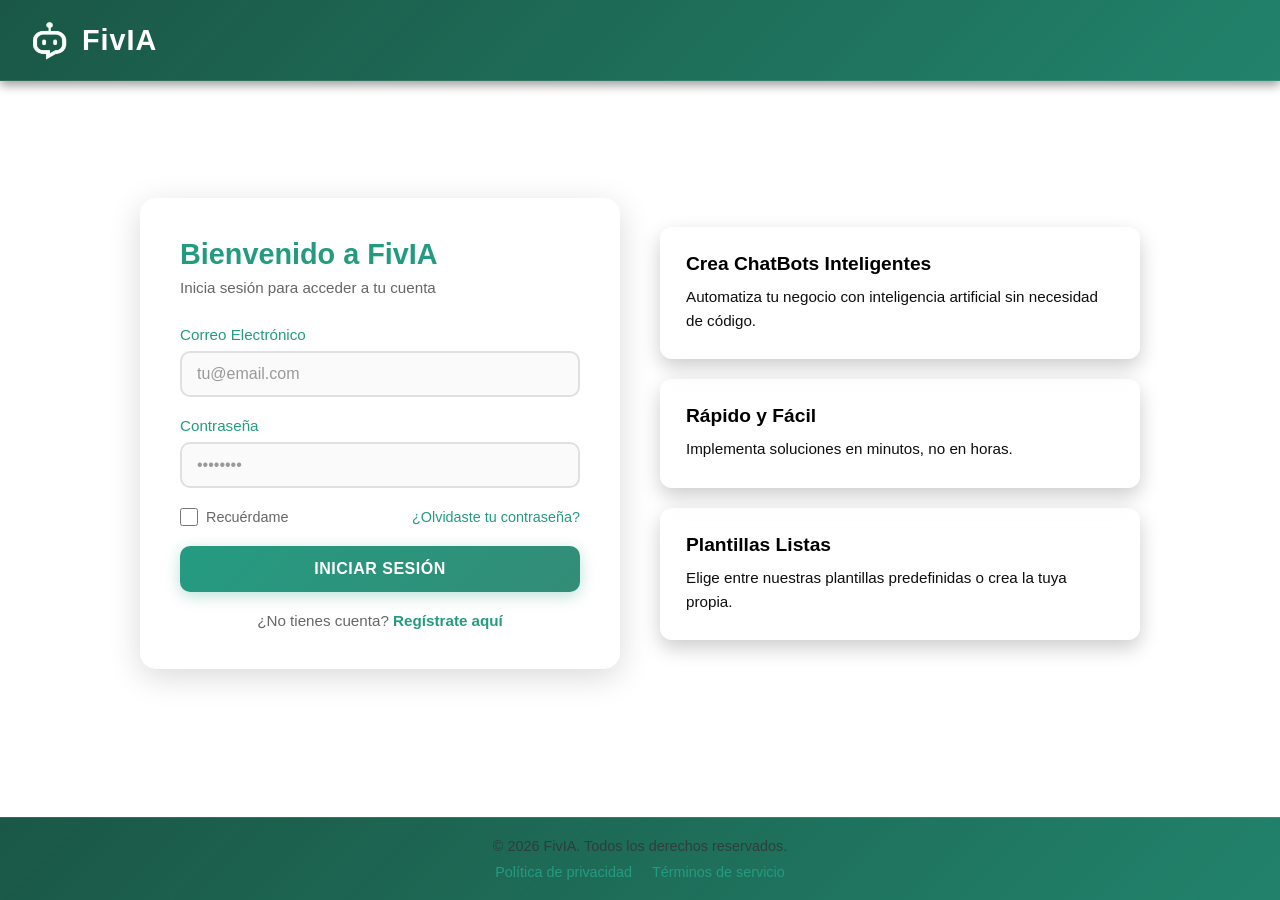
<file: index.html>
<!DOCTYPE html>
<html lang="es">

<head>
    <meta charset="UTF-8">
    <meta name="viewport" content="width=device-width, initial-scale=1.0">
    <title>Login - FivIA</title>
    <link rel="stylesheet" href="css/auth.css">
    <link rel="icon" type="image/x-icon" href="assets/icono2.png">
</head>

<body>
    <div class="auth-container">
        <header class="auth-header">
            <div class="logo-section">
                <img src="assets/icono.png" alt="Logo de FivIA" width="40" class="logo">
                <h1>FivIA</h1>
            </div>
        </header>

        <main class="auth-main">
            <div class="form-wrapper">
                <div class="form-card">
                    <div class="form-header">
                        <h2>Bienvenido a FivIA</h2>
                        <p>Inicia sesión para acceder a tu cuenta</p>
                    </div>

                    <form id="loginForm" class="auth-form">
                        <div class="form-group">
                            <label for="email">Correo Electrónico</label>
                            <input type="email" id="email" name="email" placeholder="tu@email.com" required>
                        </div>

                        <div class="form-group">
                            <label for="password">Contraseña</label>
                            <input type="password" id="password" name="password" placeholder="••••••••" required>
                        </div>

                        <div class="form-options">
                            <label class="remember-me">
                                <input type="checkbox" name="remember">
                                Recuérdame
                            </label>
                            <a href="#" class="forgot-password">¿Olvidaste tu contraseña?</a>
                        </div>

                        <button type="submit" class="btn-login">Iniciar Sesión</button>
                    </form>

                    <div class="form-footer">
                        <p>¿No tienes cuenta? <a href="registro.html" class="link-register">Regístrate aquí</a></p>
                    </div>
                </div>

                <div class="info-section">
                    <div class="info-card">
                        <h3>Crea ChatBots Inteligentes</h3>
                        <p>Automatiza tu negocio con inteligencia artificial sin necesidad de código.</p>
                    </div>
                    <div class="info-card">
                        <h3>Rápido y Fácil</h3>
                        <p>Implementa soluciones en minutos, no en horas.</p>
                    </div>
                    <div class="info-card">
                        <h3>Plantillas Listas</h3>
                        <p>Elige entre nuestras plantillas predefinidas o crea la tuya propia.</p>
                    </div>
                </div>
            </div>
        </main>

        <footer class="auth-footer">
            <p>&copy; 2026 FivIA. Todos los derechos reservados.</p>
            <div class="footer-links">
                <a href="#">Política de privacidad</a>
                <a href="#">Términos de servicio</a>
            </div>
        </footer>
    </div>

    <script src="scripts/auth.js"></script>
</body>

</html>
</file>
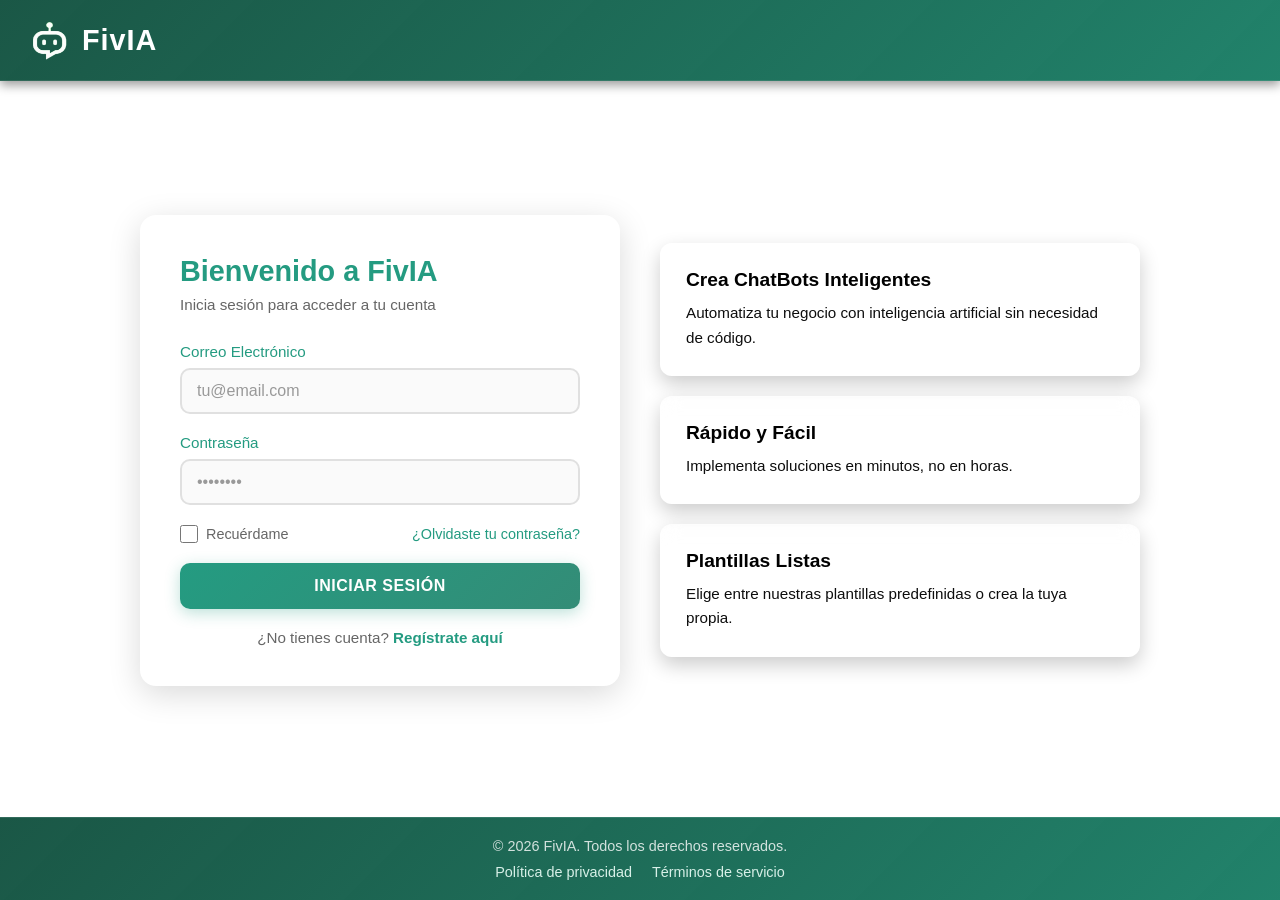
<file: src/auth/index.html>
<!DOCTYPE html>
<html lang="es">
<head>
    <meta charset="UTF-8">
    <meta name="viewport" content="width=device-width, initial-scale=1.0">
    <title>Login - FivIA</title>
    <link rel="stylesheet" href="auth.css">
    <link rel="icon" type="image/x-icon" href="/public/icono2.png">
</head>
<body>
    <div class="auth-container">
        <header class="auth-header">
            <div class="logo-section">
                <img src="/public/icono.png" alt="Logo de FivIA" width="40" class="logo">
                <h1>FivIA</h1>
            </div>
        </header>

        <main class="auth-main">
            <div class="form-wrapper">
                <div class="form-card">
                    <div class="form-header">
                        <h2>Bienvenido a FivIA</h2>
                        <p>Inicia sesión para acceder a tu cuenta</p>
                    </div>

                    <form id="loginForm" class="auth-form">
                        <div class="form-group">
                            <label for="email">Correo Electrónico</label>
                            <input 
                                type="email" 
                                id="email" 
                                name="email" 
                                placeholder="tu@email.com" 
                                required
                            >
                        </div>

                        <div class="form-group">
                            <label for="password">Contraseña</label>
                            <input 
                                type="password" 
                                id="password" 
                                name="password" 
                                placeholder="••••••••" 
                                required
                            >
                        </div>

                        <div class="form-options">
                            <label class="remember-me">
                                <input type="checkbox" name="remember">
                                Recuérdame
                            </label>
                            <a href="#" class="forgot-password">¿Olvidaste tu contraseña?</a>
                        </div>

                        <button type="submit" class="btn-login">Iniciar Sesión</button>
                    </form>

                    <div class="form-footer">
                        <p>¿No tienes cuenta? <a href="registro.html" class="link-register">Regístrate aquí</a></p>
                    </div>
                </div>

                <div class="info-section">
                    <div class="info-card">
                        <h3>Crea ChatBots Inteligentes</h3>
                        <p>Automatiza tu negocio con inteligencia artificial sin necesidad de código.</p>
                    </div>
                    <div class="info-card">
                        <h3>Rápido y Fácil</h3>
                        <p>Implementa soluciones en minutos, no en horas.</p>
                    </div>
                    <div class="info-card">
                        <h3>Plantillas Listas</h3>
                        <p>Elige entre nuestras plantillas predefinidas o crea la tuya propia.</p>
                    </div>
                </div>
            </div>
        </main>

        <footer class="auth-footer">
            <p>&copy; 2026 FivIA. Todos los derechos reservados.</p>
            <div class="footer-links">
                <a href="#">Política de privacidad</a>
                <a href="#">Términos de servicio</a>
            </div>
        </footer>
    </div>

    <script src="auth.js"></script>
</body>
</html>
</file>
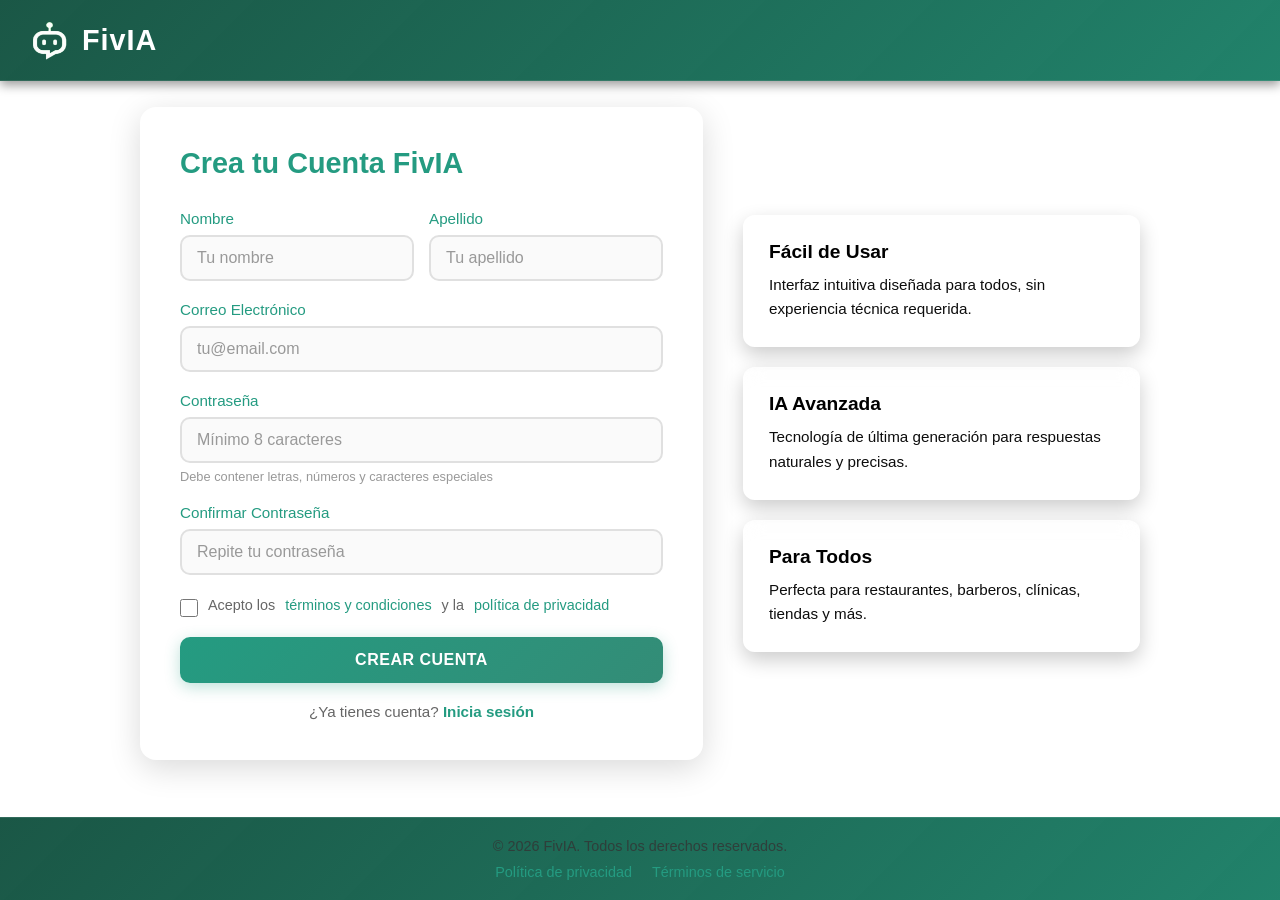
<file: registro.html>
<!DOCTYPE html>
<html lang="es">

<head>
    <meta charset="UTF-8">
    <meta name="viewport" content="width=device-width, initial-scale=1.0">
    <title>Registro - FivIA</title>
    <link rel="stylesheet" href="css/auth.css">
    <link rel="icon" type="image/x-icon" href="assets/icono2.png">
</head>

<body>
    <div class="auth-container">
        <header class="auth-header">
            <div class="logo-section">
                <img src="assets/icono.png" alt="Logo de FivIA" width="40" class="logo">
                <h1>FivIA</h1>
            </div>
        </header>

        <main class="auth-main">
            <div class="form-wrapper">
                <div class="form-card">
                    <div class="form-header">
                        <h2>Crea tu Cuenta FivIA</h2>

                    </div>

                    <form id="registerForm" class="auth-form">
                        <div class="form-row">
                            <div class="form-group half">
                                <label for="firstName">Nombre</label>
                                <input type="text" id="firstName" name="firstName" placeholder="Tu nombre" required>
                            </div>

                            <div class="form-group half">
                                <label for="lastName">Apellido</label>
                                <input type="text" id="lastName" name="lastName" placeholder="Tu apellido" required>
                            </div>
                        </div>

                        <div class="form-group">
                            <label for="email">Correo Electrónico</label>
                            <input type="email" id="email" name="email" placeholder="tu@email.com" required>
                        </div>


                        <div class="form-group">
                            <label for="password">Contraseña</label>
                            <input type="password" id="password" name="password" placeholder="Mínimo 8 caracteres"
                                required>
                            <small class="password-hint">Debe contener letras, números y caracteres especiales</small>
                        </div>

                        <div class="form-group">
                            <label for="confirmPassword">Confirmar Contraseña</label>
                            <input type="password" id="confirmPassword" name="confirmPassword"
                                placeholder="Repite tu contraseña" required>
                        </div>

                        <div class="form-options">
                            <label class="terms-checkbox">
                                <input type="checkbox" name="terms" required>
                                Acepto los <a href="#" class="link-terms">términos y condiciones</a> y la <a href="#"
                                    class="link-terms">política de privacidad</a>
                            </label>
                        </div>

                        <button type="submit" class="btn-register">Crear Cuenta</button>
                    </form>

                    <div class="form-footer">
                        <p>¿Ya tienes cuenta? <a href="index.html" class="link-login">Inicia sesión</a></p>
                    </div>
                </div>

                <div class="info-section">
                    <div class="info-card">
                        <h3>Fácil de Usar</h3>
                        <p>Interfaz intuitiva diseñada para todos, sin experiencia técnica requerida.</p>
                    </div>
                    <div class="info-card">
                        <h3>IA Avanzada</h3>
                        <p>Tecnología de última generación para respuestas naturales y precisas.</p>
                    </div>
                    <div class="info-card">
                        <h3>Para Todos</h3>
                        <p>Perfecta para restaurantes, barberos, clínicas, tiendas y más.</p>
                    </div>
                </div>
            </div>
        </main>

        <footer class="auth-footer">
            <p>&copy; 2026 FivIA. Todos los derechos reservados.</p>
            <div class="footer-links">
                <a href="#">Política de privacidad</a>
                <a href="#">Términos de servicio</a>
            </div>
        </footer>
    </div>

    <script src="scripts/auth.js"></script>
</body>

</html>
</file>
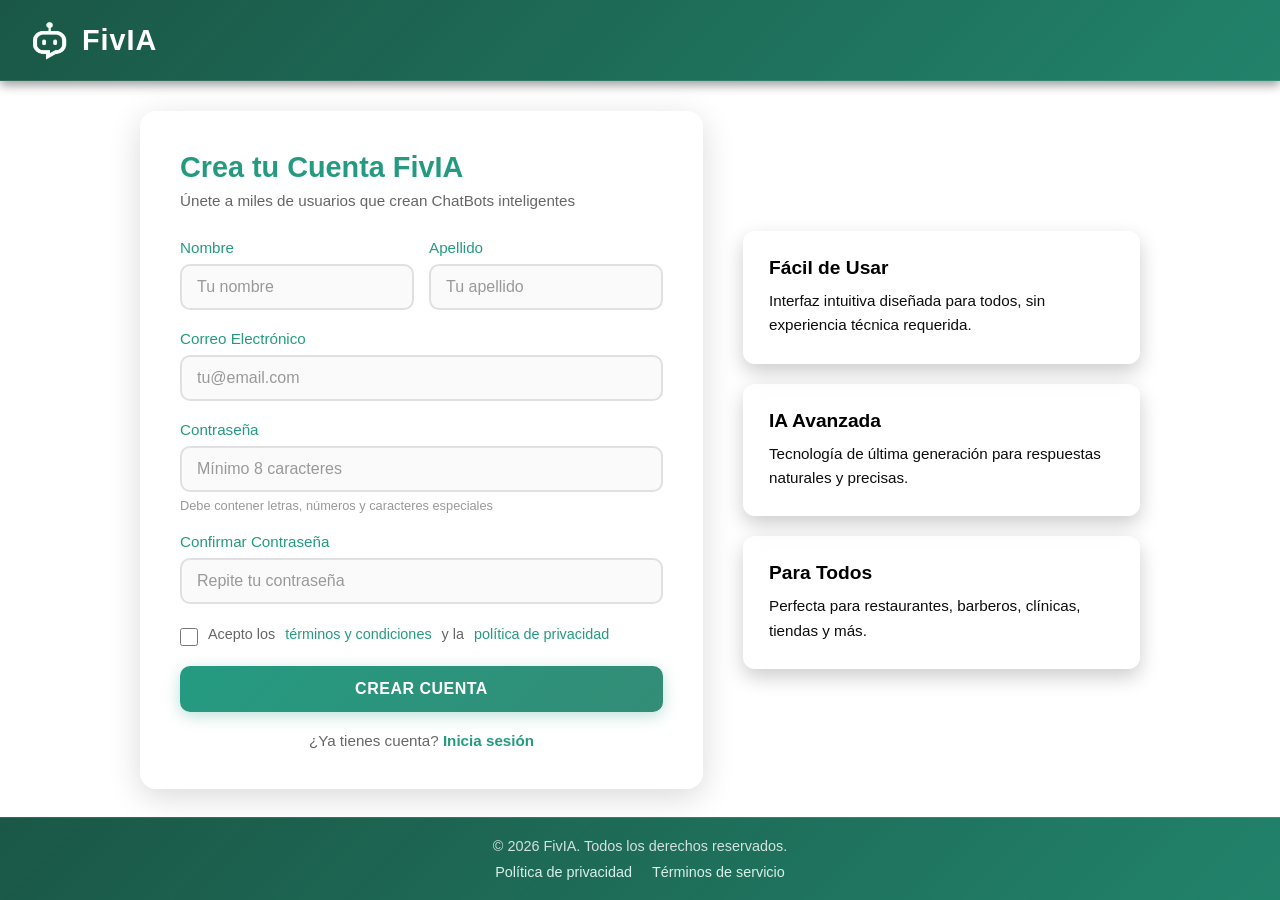
<file: src/auth/registro.html>
<!DOCTYPE html>
<html lang="es">
<head>
    <meta charset="UTF-8">
    <meta name="viewport" content="width=device-width, initial-scale=1.0">
    <title>Registro - FivIA</title>
    <link rel="stylesheet" href="auth.css">
    <link rel="icon" type="image/x-icon" href="/public/icono2.png">
</head>
<body>
    <div class="auth-container">
        <header class="auth-header">
            <div class="logo-section">
                <img src="/public/icono.png" alt="Logo de FivIA" width="40" class="logo">
                <h1>FivIA</h1>
            </div>
        </header>

        <main class="auth-main">
            <div class="form-wrapper">
                <div class="form-card">
                    <div class="form-header">
                        <h2>Crea tu Cuenta FivIA</h2>
                        <p>Únete a miles de usuarios que crean ChatBots inteligentes</p>
                    </div>

                    <form id="registerForm" class="auth-form">
                        <div class="form-row">
                            <div class="form-group half">
                                <label for="firstName">Nombre</label>
                                <input 
                                    type="text" 
                                    id="firstName" 
                                    name="firstName" 
                                    placeholder="Tu nombre" 
                                    required
                                >
                            </div>

                            <div class="form-group half">
                                <label for="lastName">Apellido</label>
                                <input 
                                    type="text" 
                                    id="lastName" 
                                    name="lastName" 
                                    placeholder="Tu apellido" 
                                    required
                                >
                            </div>
                        </div>

                        <div class="form-group">
                            <label for="email">Correo Electrónico</label>
                            <input 
                                type="email" 
                                id="email" 
                                name="email" 
                                placeholder="tu@email.com" 
                                required
                            >
                        </div>


                        <div class="form-group">
                            <label for="password">Contraseña</label>
                            <input 
                                type="password" 
                                id="password" 
                                name="password" 
                                placeholder="Mínimo 8 caracteres" 
                                required
                            >
                            <small class="password-hint">Debe contener letras, números y caracteres especiales</small>
                        </div>

                        <div class="form-group">
                            <label for="confirmPassword">Confirmar Contraseña</label>
                            <input 
                                type="password" 
                                id="confirmPassword" 
                                name="confirmPassword" 
                                placeholder="Repite tu contraseña" 
                                required
                            >
                        </div>

                        <div class="form-options">
                            <label class="terms-checkbox">
                                <input type="checkbox" name="terms" required>
                                Acepto los <a href="#" class="link-terms">términos y condiciones</a> y la <a href="#" class="link-terms">política de privacidad</a>
                            </label>
                        </div>

                        <button type="submit" class="btn-register">Crear Cuenta</button>
                    </form>

                    <div class="form-footer">
                        <p>¿Ya tienes cuenta? <a href="./index.html" class="link-login">Inicia sesión</a></p>
                    </div>
                </div>

                <div class="info-section">
                    <div class="info-card">
                        <h3>Fácil de Usar</h3>
                        <p>Interfaz intuitiva diseñada para todos, sin experiencia técnica requerida.</p>
                    </div>
                    <div class="info-card">
                        <h3>IA Avanzada</h3>
                        <p>Tecnología de última generación para respuestas naturales y precisas.</p>
                    </div>
                    <div class="info-card">
                        <h3>Para Todos</h3>
                        <p>Perfecta para restaurantes, barberos, clínicas, tiendas y más.</p>
                    </div>
                </div>
            </div>
        </main>

        <footer class="auth-footer">
            <p>&copy; 2026 FivIA. Todos los derechos reservados.</p>
            <div class="footer-links">
                <a href="#">Política de privacidad</a>
                <a href="#">Términos de servicio</a>
            </div>
        </footer>
    </div>

    <script src="auth.js"></script>
</body>
</html>
</file>
<file: css/auth.css>
:root {
    --bg-principal: #249b81;
    --bg-secundario: #f4f6f8;
    --sombra: rgba(0, 0, 0, 0.4);
    --header-gradient: linear-gradient(135deg, rgba(14, 78, 60, 0.95), rgba(29, 128, 104, 0.98));
    --text-light: #d8f0e8;
    --text-primary: #249b81;
    --border-light: rgba(216, 240, 232, 0.3);
    --white: #ffffff;
    --error: #ff6b6b;
    --success: #51cf66;
    --body-bg: #ffffff;
    --body-text: #333333;
    --form-bg: #ffffff;
    --form-text: #333333;
    --input-bg: #fafafa;
    --input-text: #333333;
    --input-border: #e0e0e0;
    --input-focus: rgba(36, 155, 129, 0.1);
    --info-card-bg: rgba(255, 255, 255, 0.15);
    --info-card-border: rgba(255, 255, 255, 0.2);
    --info-card-heading: #000000;
    --info-card-text: #000000;
    --footer-text: rgba(51, 51, 51, 0.8);
    --footer-link: #249b81;
    --form-footer-text: #666666;
    --link-hover: rgba(36, 155, 129, 0.8);
    --button-shadow: rgba(36, 155, 129, 0.3);
    --button-shadow-hover: rgba(36, 155, 129, 0.4);
}

body.dark-mode {
    --body-bg: #0f1318;
    --body-text: #e8f6f2;
    --form-bg: #19232d;
    --form-text: #f4f6f8;
    --input-bg: #141e26;
    --input-text: #f4f6f8;
    --input-border: rgba(255, 255, 255, 0.12);
    --input-focus: rgba(36, 155, 129, 0.25);
    --info-card-bg: rgba(255, 255, 255, 0.08);
    --info-card-border: rgba(255, 255, 255, 0.12);
    --info-card-heading: #f4f6f8;
    --info-card-text: #d8f0e8;
    --footer-text: rgba(255, 255, 255, 0.8);
    --footer-link: #d8f0e8;
    --form-footer-text: #d0d8e0;
    --link-hover: rgba(36, 155, 129, 0.8);
    --button-shadow: rgba(36, 155, 129, 0.25);
    --button-shadow-hover: rgba(36, 155, 129, 0.35);
    --header-gradient: linear-gradient(135deg, rgba(6, 38, 34, 0.95), rgba(15, 75, 62, 0.98));
}

* {
    margin: 0;
    padding: 0;
    box-sizing: border-box;
    font-family: 'Segoe UI', sans-serif;
}

body {
    background: var(--body-bg);
    color: var(--body-text);
    min-height: 100vh;
    display: flex;
    align-items: center;
    justify-content: center;
    margin: 0;
    padding: 0;
}

.auth-container {
    width: 100vw;
    display: flex;
    flex-direction: column;
    height: 100vh;
    padding: 0px;
    margin: 0;

}


.auth-header {
    position: fixed;
    top: 0;
    z-index: 1000;
    background: var(--header-gradient);
    padding: 20px 30px;
    box-shadow: 0 4px 10px var(--sombra);
    border-bottom: 1px solid rgba(255, 255, 255, 0.1);
    width: 100%;

}

.logo-section {
    display: flex;
    align-items: center;
    gap: 12px;
    color: white;
    text-decoration: none;
}

.logo-section img {
    width: 40px;
    height: 40px;
    animation: pulse-ring 2s infinite;
}

.logo-section h1 {
    font-size: 1.8rem;
    font-weight: 600;
    letter-spacing: 1px;
}

@keyframes pulse-ring {

    0%,
    100% {
        transform: scale(1);
    }

    50% {
        transform: scale(1.1);
    }
}

.auth-main {
    flex: 1;
    display: flex;
    align-items: center;
    justify-content: center;
    padding: 40px 20px;

}

.form-wrapper {
    width: 100%;
    max-width: 1000px;
    display: grid;
    grid-template-columns: 1fr 1fr;
    gap: 40px;
    align-items: center;
    margin-top: 50px;
}

.form-card {
    background: var(--form-bg);
    color: var(--form-text);
    padding: 40px;
    border-radius: 16px;
    box-shadow: 0 8px 32px rgba(0, 0, 0, 0.15);
    backdrop-filter: blur(10px);
    animation: slideIn 0.6s ease-out;
}

@keyframes slideIn {
    from {
        opacity: 0;
        transform: translateX(-30px);
    }

    to {
        opacity: 1;
        transform: translateX(0);
    }
}

.form-header {
    margin-bottom: 30px;
    text-align: left;
}

.form-header h2 {
    color: var(--text-primary);
    font-size: 1.8rem;
    margin-bottom: 8px;
    font-weight: 600;
}

.form-header p {
    color: var(--form-footer-text);
    font-size: 0.95rem;
}


.auth-form {
    display: flex;
    flex-direction: column;
    gap: 20px;
}

.form-group {
    display: flex;
    flex-direction: column;
}

.form-row {
    display: grid;
    grid-template-columns: 1fr 1fr;
    gap: 15px;
}

.form-group.half {
    display: flex;
    flex-direction: column;
}

.form-group label {
    color: var(--text-primary);
    font-weight: 500;
    margin-bottom: 8px;
    font-size: 0.95rem;
}

.form-group input {
    padding: 12px 15px;
    border: 2px solid var(--input-border);
    border-radius: 10px;
    font-size: 1rem;
    transition: all 0.3s ease;
    background: var(--input-bg);
    color: var(--input-text);
}

.form-group input:focus {
    outline: none;
    border-color: var(--text-primary);
    background: var(--input-bg);
    box-shadow: 0 0 0 4px var(--input-focus);
}

.form-group input::placeholder {
    color: #999;
}

.password-hint {
    font-size: 0.8rem;
    color: #999;
    margin-top: 6px;
}

.form-options {
    display: flex;
    justify-content: space-between;
    align-items: center;
    font-size: 0.9rem;
    gap: 10px;
    flex-wrap: wrap;
}

.remember-me {
    display: flex;
    align-items: center;
    gap: 8px;
    cursor: pointer;
    color: var(--form-footer-text);
}

.remember-me input[type="checkbox"] {
    width: 18px;
    height: 18px;
    cursor: pointer;
    accent-color: var(--text-primary);
}

.forgot-password {
    color: var(--text-primary);
    text-decoration: none;
    font-weight: 500;
    transition: 0.3s ease;
}

.forgot-password:hover {
    text-decoration: underline;
}

.terms-checkbox {
    display: flex;
    align-items: flex-start;
    gap: 10px;
    cursor: pointer;
    color: var(--form-footer-text);
    line-height: 1.5;
}

.terms-checkbox input[type="checkbox"] {
    margin-top: 4px;
    width: 18px;
    height: 18px;
    cursor: pointer;
    accent-color: var(--text-primary);
    flex-shrink: 0;
}

.link-terms {
    color: var(--text-primary);
    text-decoration: none;
    font-weight: 500;
}

.link-terms:hover {
    text-decoration: underline;
}


.btn-login,
.btn-register {
    padding: 14px 24px;
    border: none;
    border-radius: 10px;
    font-size: 1rem;
    font-weight: 600;
    cursor: pointer;
    transition: all 0.3s ease;
    text-transform: uppercase;
    letter-spacing: 0.5px;
    background: linear-gradient(135deg, var(--bg-principal), rgba(29, 128, 104, 0.9));
    color: var(--white);
    box-shadow: 0 4px 15px rgba(36, 155, 129, 0.3);
}

.btn-login:hover,
.btn-register:hover {
    transform: translateY(-3px);
    box-shadow: 0 6px 20px rgba(36, 155, 129, 0.4);
}

.btn-login:active,
.btn-register:active {
    transform: translateY(-1px);
}


.form-footer {
    text-align: center;
    margin-top: 20px;
    color: var(--form-footer-text);
    font-size: 0.95rem;
}

.link-register,
.link-login {
    color: var(--text-primary);
    text-decoration: none;
    font-weight: 600;
    transition: 0.3s ease;
}

.link-register:hover,
.link-login:hover {
    text-decoration: underline;
    color: rgba(36, 155, 129, 0.8);
}

.info-section {
    display: flex;
    flex-direction: column;
    gap: 20px;
    animation: slideInRight 0.6s ease-out;
}

@keyframes slideInRight {
    from {
        opacity: 0;
        transform: translateX(30px);
    }

    to {
        opacity: 1;
        transform: translateX(0);
    }
}

.info-card {
    background: var(--info-card-bg);
    backdrop-filter: blur(10px);
    padding: 25px;
    border-radius: 12px;
    border: 1px solid var(--info-card-border);
    color: var(--info-card-text);
    transition: all 0.3s ease;
    box-shadow: 0 8px 20px rgba(0, 0, 0, 0.2);
}

.info-card:hover {
    background: var(--info-card-bg);
    transform: translateY(-5px);

}

.info-card h3 {
    font-size: 1.2rem;
    margin-bottom: 10px;
    font-weight: 600;
    color: var(--info-card-heading);
}

.info-card p {
    font-size: 0.95rem;
    line-height: 1.6;
    opacity: 0.95;
    color: var(--info-card-text);
}


.auth-footer {
    background: var(--header-gradient);
    padding: 20px 30px;
    text-align: center;
    border-top: 1px solid rgba(255, 255, 255, 0.1);
    color: var(--footer-text);
    font-size: 0.9rem;
    width: 100%;
    bottom: 0;
}

.footer-links {
    display: flex;
    justify-content: center;
    gap: 20px;
    margin-top: 10px;
}

.footer-links a {
    color: var(--footer-link);
    text-decoration: none;
    transition: 0.3s ease;
}

.footer-links a:hover {
    text-decoration: underline;
    color: var(--white);
}


@media (max-width: 900px) {
    .info-card {
        display: none;
    }

    .form-wrapper {
        grid-template-columns: 1fr;
        gap: 30px;
    }

    .form-card {
        padding: 30px;
    }

    .auth-main {
        padding: 30px 20px;
    }

    .info-section {
        grid-row: 1;
        grid-column: 1;
        order: -1;
    }

    .auth-main {
        flex: 1;
        display: flex;
        align-items: center;
        justify-content: center;
        padding: 40px 20px;
        margin-top: 80px;

    }

}

@media (max-width: 700px) {
    .auth-header {
        padding: 15px 20px;
    }

    .logo-section h1 {
        font-size: 1.4rem;
    }

    .form-card {
        padding: 25px 20px;
    }

    .form-header h2 {
        font-size: 1.5rem;
    }

    .form-row {
        grid-template-columns: 1fr;
    }

    .form-wrapper {
        gap: 20px;
    }

    .auth-main {
        padding: 20px 15px;
    }

    .footer-links {
        flex-direction: column;
        gap: 8px;
    }
}

@media (max-width: 480px) {
    .auth-container {
        min-height: auto;
    }

    .auth-header {
        padding: 12px 15px;
    }

    .logo-section h1 {
        font-size: 1.2rem;
    }

    .form-card {
        padding: 20px 15px;
    }

    .form-header h2 {
        font-size: 1.3rem;
    }

    .form-header p {
        font-size: 0.9rem;
    }

    .form-group input {
        padding: 10px 12px;
        font-size: 16px;
    }

    .btn-login,
    .btn-register {
        padding: 12px 20px;
        font-size: 0.9rem;
    }

}
</file>
<file: src/auth/auth.css>
:root {
    --bg-principal: #249b81;
    --bg-secundario: #f4f6f8;
    --sombra: rgba(0, 0, 0, 0.4);
    --header-gradient: linear-gradient(135deg, rgba(14,78,60,0.95), rgba(29,128,104,0.98));
    --text-light: #d8f0e8;
    --text-primary: #249b81;
    --border-light: rgba(216,240,232,0.3);
    --white: #ffffff;
    --error: #ff6b6b;
    --success: #51cf66;
}

* {
    margin: 0;
    padding: 0;
    box-sizing: border-box;
    font-family: 'Segoe UI', sans-serif;
}

body {
    background:white;
    color: #333;
    min-height: 100vh;
    display: flex;
    align-items: center;
    justify-content: center;
    margin: 0;
    padding: 0;
}

.auth-container {
    width:100%;
    display: flex;
    flex-direction: column;
    
}


.auth-header {
    position: fixed;
    top: 0;
    z-index: 1000;
    background: var(--header-gradient);
    padding: 20px 30px;
    box-shadow: 0 4px 10px var(--sombra);
    border-bottom: 1px solid rgba(255, 255, 255, 0.1);
    width: 100%;
    
}

.logo-section {
    display: flex;
    align-items: center;
    gap: 12px;
    color: white;
    text-decoration: none;
}

.logo-section img {
    width: 40px;
    height: 40px;
    animation: pulse-ring 2s infinite;
}

.logo-section h1 {
    font-size: 1.8rem;
    font-weight: 600;
    letter-spacing: 1px;
}

@keyframes pulse-ring {
    0%, 100% {
        transform: scale(1);
    }
    50% {
        transform: scale(1.1);
    }
}

.auth-main {
    flex: 1;
    display: flex;
    align-items: center;
    justify-content: center;
    padding: 40px 20px;
   
}

.form-wrapper {
    width: 100%;
    max-width: 1000px;
    display: grid;
    grid-template-columns: 1fr 1fr;
    gap: 40px;
    align-items: center;
}

.form-card {
    background: var(--white);
    padding: 40px;
    border-radius: 16px;
    box-shadow: 0 8px 32px rgba(0, 0, 0, 0.15);
    backdrop-filter: blur(10px);
    animation: slideIn 0.6s ease-out;
}

@keyframes slideIn {
    from {
        opacity: 0;
        transform: translateX(-30px);
    }
    to {
        opacity: 1;
        transform: translateX(0);
    }
}

.form-header {
    margin-bottom: 30px;
    text-align: left;
}

.form-header h2 {
    color: var(--text-primary);
    font-size: 1.8rem;
    margin-bottom: 8px;
    font-weight: 600;
}

.form-header p {
    color: #666;
    font-size: 0.95rem;
}


.auth-form {
    display: flex;
    flex-direction: column;
    gap: 20px;
}

.form-group {
    display: flex;
    flex-direction: column;
}

.form-row {
    display: grid;
    grid-template-columns: 1fr 1fr;
    gap: 15px;
}

.form-group.half {
    display: flex;
    flex-direction: column;
}

.form-group label {
    color: var(--text-primary);
    font-weight: 500;
    margin-bottom: 8px;
    font-size: 0.95rem;
}

.form-group input {
    padding: 12px 15px;
    border: 2px solid #e0e0e0;
    border-radius: 10px;
    font-size: 1rem;
    transition: all 0.3s ease;
    background: #fafafa;
}

.form-group input:focus {
    outline: none;
    border-color: var(--text-primary);
    background: var(--white);
    box-shadow: 0 0 0 4px rgba(36, 155, 129, 0.1);
}

.form-group input::placeholder {
    color: #999;
}

.password-hint {
    font-size: 0.8rem;
    color: #999;
    margin-top: 6px;
}

.form-options {
    display: flex;
    justify-content: space-between;
    align-items: center;
    font-size: 0.9rem;
    gap: 10px;
    flex-wrap: wrap;
}

.remember-me {
    display: flex;
    align-items: center;
    gap: 8px;
    cursor: pointer;
    color: #666;
}

.remember-me input[type="checkbox"] {
    width: 18px;
    height: 18px;
    cursor: pointer;
    accent-color: var(--text-primary);
}

.forgot-password {
    color: var(--text-primary);
    text-decoration: none;
    font-weight: 500;
    transition: 0.3s ease;
}

.forgot-password:hover {
    text-decoration: underline;
}

.terms-checkbox {
    display: flex;
    align-items: flex-start;
    gap: 10px;
    cursor: pointer;
    color: #666;
    line-height: 1.5;
}

.terms-checkbox input[type="checkbox"] {
    margin-top: 4px;
    width: 18px;
    height: 18px;
    cursor: pointer;
    accent-color: var(--text-primary);
    flex-shrink: 0;
}

.link-terms {
    color: var(--text-primary);
    text-decoration: none;
    font-weight: 500;
}

.link-terms:hover {
    text-decoration: underline;
}

/* BUTTONS */
.btn-login,
.btn-register {
    padding: 14px 24px;
    border: none;
    border-radius: 10px;
    font-size: 1rem;
    font-weight: 600;
    cursor: pointer;
    transition: all 0.3s ease;
    text-transform: uppercase;
    letter-spacing: 0.5px;
    background: linear-gradient(135deg, var(--bg-principal), rgba(29, 128, 104, 0.9));
    color: var(--white);
    box-shadow: 0 4px 15px rgba(36, 155, 129, 0.3);
}

.btn-login:hover,
.btn-register:hover {
    transform: translateY(-3px);
    box-shadow: 0 6px 20px rgba(36, 155, 129, 0.4);
}

.btn-login:active,
.btn-register:active {
    transform: translateY(-1px);
}


.form-footer {
    text-align: center;
    margin-top: 20px;
    color: #666;
    font-size: 0.95rem;
}

.link-register,
.link-login {
    color: var(--text-primary);
    text-decoration: none;
    font-weight: 600;
    transition: 0.3s ease;
}

.link-register:hover,
.link-login:hover {
    text-decoration: underline;
    color: rgba(36, 155, 129, 0.8);
}

.info-section {
    display: flex;
    flex-direction: column;
    gap: 20px;
    animation: slideInRight 0.6s ease-out;
}

@keyframes slideInRight {
    from {
        opacity: 0;
        transform: translateX(30px);
    }
    to {
        opacity: 1;
        transform: translateX(0);
    }
}

.info-card {
    background:rgba(255, 255, 255, 0.15);
    backdrop-filter: blur(10px);
    padding: 25px;
    border-radius: 12px;
    border: 1px solid rgba(255, 255, 255, 0.2);
    color: var(--white);
    transition: all 0.3s ease;
    box-shadow: 0 8px 20px rgba(0, 0, 0, 0.2);
}

.info-card:hover {
    background: rgba(255, 255, 255, 0.15);
    transform: translateY(-5px);
   
}

.info-card h3 {
    font-size: 1.2rem;
    margin-bottom: 10px;
    font-weight: 600;
    color: black;
}

.info-card p {
    font-size: 0.95rem;
    line-height: 1.6;
    opacity: 0.95;
    color: black;
}

/* FOOTER */
.auth-footer {
    bottom: 0;
    background: var(--header-gradient);
    padding: 20px 30px;
    text-align: center;
    border-top: 1px solid rgba(255, 255, 255, 0.1);
    color: rgba(255, 255, 255, 0.8);
    font-size: 0.9rem;
    position: fixed;
    width: 100%;
}

.footer-links {
    display: flex;
    justify-content: center;
    gap: 20px;
    margin-top: 10px;
}

.footer-links a {
    color: var(--text-light);
    text-decoration: none;
    transition: 0.3s ease;
}

.footer-links a:hover {
    text-decoration: underline;
    color: var(--white);
}

/* RESPONSIVE DESIGN */
@media (max-width: 900px) {
    .info-card {
    display: none;
    }
    .form-wrapper {
        grid-template-columns: 1fr;
        gap: 30px;
    }

    .form-card {
        padding: 30px;
    }

    .auth-main {
        padding: 30px 20px;
    }

    .info-section {
        grid-row: 1;
        grid-column: 1;
        order: -1;
    }
}

@media (max-width: 700px) {
    .auth-header {
        padding: 15px 20px;
    }

    .logo-section h1 {
        font-size: 1.4rem;
    }

    .form-card {
        padding: 25px 20px;
    }

    .form-header h2 {
        font-size: 1.5rem;
    }

    .form-row {
        grid-template-columns: 1fr;
    }

    .form-wrapper {
        gap: 20px;
    }

    .auth-main {
        padding: 20px 15px;
    }

    .info-card {
        padding: 20px;
    }

    .info-card h3 {
        font-size: 1.1rem;
    }

    .auth-footer {
        padding: 15px 20px;
        font-size: 0.85rem;
    }

    .footer-links {
        flex-direction: column;
        gap: 8px;
    }
}

@media (max-width: 480px) {
    .auth-container {
        min-height: auto;
    }

    .auth-header {
        padding: 12px 15px;
    }

    .logo-section h1 {
        font-size: 1.2rem;
    }

    .form-card {
        padding: 20px 15px;
    }

    .form-header h2 {
        font-size: 1.3rem;
    }

    .form-header p {
        font-size: 0.9rem;
    }

    .form-group input {
        padding: 10px 12px;
        font-size: 16px;
    }

    .btn-login,
    .btn-register {
        padding: 12px 20px;
        font-size: 0.9rem;
    }

    .info-card {
        padding: 15px;
    }

    .info-card h3 {
        font-size: 1rem;
    }

    .info-card p {
        font-size: 0.9rem;
    }
}
</file>
